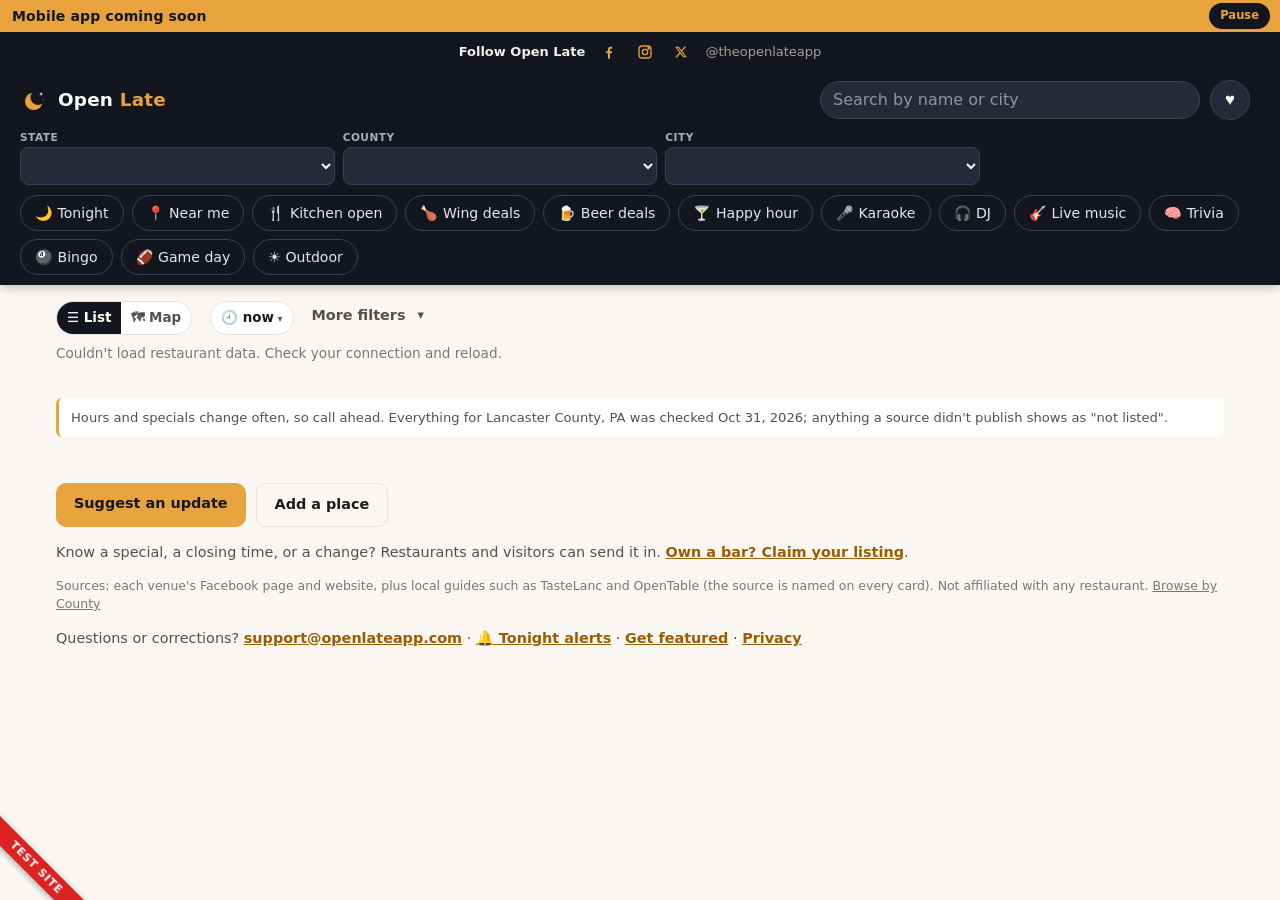
<file: index.html>
<!doctype html>
<html lang="en">
<head>
<meta charset="utf-8">
<meta name="robots" content="noindex,nofollow">
<script>
  // start the data downloads before anything else: the County index and the County you'll most likely see (link, last pick, or Lancaster)
  (function(){try{var j=function(u){var p=fetch(u,{cache:"no-cache"}).then(function(r){if(!r.ok)throw new Error(r.status);return r.json()});p.catch(function(){});return p};
  var q=new URLSearchParams(location.search),c=q.get("county"),s=null;
  if(!c&&!q.get("area")){try{s=JSON.parse(localStorage.getItem("openlate.sel")||"null")}catch(e){}c=s&&s.county?s.county:(s&&s.area?"":"lancaster")}
  window.__olIdx=j("https://openlateapp.com/data/index.json");c={"md-washington-dc":"washington-dc"}[c]||c;if(c&&c!=="all"&&/^[a-z-]+$/.test(c))window.__olPre={id:c,p:j("https://openlateapp.com/data/county/"+c+".json")}}catch(e){}})();
</script>
<meta name="viewport" content="width=device-width, initial-scale=1, viewport-fit=cover">
<title>Open Late · PA, MD, DE, DC, GA, FL, VA, WV, SC, NC, NJ & NY restaurants & bars open late, kitchen hours & specials</title>
<meta name="description" content="Find restaurants and bars in Pennsylvania, Maryland, Delaware, DC, Georgia, Florida, Virginia, West Virginia, South Carolina, North Carolina, New Jersey and New York open late tonight: who's open now, whose kitchen is still serving, plus happy hours and wing and beer specials by day, county by county.">

<meta property="og:type" content="website">
<meta property="og:site_name" content="Open Late">
<meta property="og:title" content="Open Late · Who's open late near you in PA, MD, DE, DC, GA, FL, VA, WV, SC, NC, NJ & NY">
<meta property="og:description" content="Restaurants and bars open late, kitchens still serving, happy hours and wing and beer specials, across Pennsylvania, Maryland, Delaware, DC, Georgia, Florida, Virginia, West Virginia, South Carolina, North Carolina, New Jersey and New York.">
<meta property="og:url" content="https://openlateapp.com/">
<meta property="og:image" content="https://openlateapp.com/icons/og-image.png">
<meta property="og:image:width" content="1200">
<meta property="og:image:height" content="630">
<meta property="og:image:alt" content="Open Late: a crescent moon logo with the words Open Late. Who's open late, whose kitchen is still serving and tonight's specials, across Pennsylvania, Maryland, Delaware, DC, Georgia, Florida, Virginia, West Virginia, South Carolina, North Carolina, New Jersey and New York.">
<meta name="twitter:card" content="summary_large_image">
<meta name="twitter:title" content="Open Late · Who's open late near you in PA, MD, DE, DC, GA, FL, VA, WV, SC, NC, NJ & NY">
<meta name="twitter:description" content="Restaurants and bars open late, kitchens still serving, happy hours and wing and beer specials, across Pennsylvania, Maryland, Delaware, DC, Georgia, Florida, Virginia, West Virginia, South Carolina, North Carolina, New Jersey and New York.">
<meta name="twitter:image" content="https://openlateapp.com/icons/og-image.png">
<script type="application/ld+json">
{"@context":"https://schema.org","@type":"WebSite","name":"Open Late","url":"https://openlateapp.com/","description":"Restaurants and bars open late in Pennsylvania, Maryland, Delaware, DC, Georgia, Florida, Virginia, West Virginia, South Carolina, North Carolina, New Jersey and New York: hours, kitchen hours, happy hours and specials.","inLanguage":"en-US","potentialAction":{"@type":"SearchAction","target":{"@type":"EntryPoint","urlTemplate":"https://openlateapp.com/?q={search_term_string}"},"query-input":"required name=search_term_string"}}
</script>
<meta name="theme-color" content="#14161f">
<link rel="manifest" href="manifest.webmanifest">
<link rel="icon" href="favicon.ico" sizes="32x32">
<link rel="icon" href="icons/icon.svg" type="image/svg+xml">
<link rel="apple-touch-icon" href="icons/apple-touch-icon.png">
<meta name="apple-mobile-web-app-capable" content="yes">
<meta name="mobile-web-app-capable" content="yes">
<meta name="apple-mobile-web-app-status-bar-style" content="black-translucent">
<meta name="apple-mobile-web-app-title" content="Open Late">
<link rel="stylesheet" href="styles.css?v=252">
<script src="config.js"></script>
<style>.testribbon{position:fixed;bottom:22px;left:-38px;z-index:9999;transform:rotate(45deg);background:#d22;color:#fff;font:700 11px/1 system-ui,sans-serif;letter-spacing:.08em;padding:5px 40px;pointer-events:none;box-shadow:0 2px 6px rgba(0,0,0,.3)}</style>
</head>
<body>
<div class="testribbon" aria-hidden="true">TEST SITE</div>
<div class="appsoon">
  <div class="appsoon-view">
    <p class="appsoon-msg">Mobile app coming soon</p>
  </div>
  <button type="button" class="appsoon-pause" aria-pressed="false" aria-label="Pause motion">Pause</button>
</div>
<script src="coming-soon.js?v=252"></script>
<aside class="social" aria-label="Follow Open Late on social media"><span class="soc-lbl">Follow Open Late</span><a href="https://www.facebook.com/profile.php?id=61595789025720" target="_blank" rel="noopener" aria-label="Open Late on Facebook"><svg viewBox="0 0 24 24" width="16" height="16" fill="currentColor" aria-hidden="true"><path d="M13.5 22v-8h2.7l.4-3.2h-3.1V8.8c0-.9.3-1.5 1.6-1.5h1.7V4.4c-.3 0-1.3-.1-2.4-.1-2.4 0-4 1.5-4 4.1v2.4H7.7V14h2.7v8z"/></svg></a><a href="https://www.instagram.com/theopenlateapp/" target="_blank" rel="noopener" aria-label="Open Late on Instagram"><svg viewBox="0 0 24 24" width="16" height="16" fill="none" stroke="currentColor" stroke-width="2" aria-hidden="true"><rect x="3" y="3" width="18" height="18" rx="5"/><circle cx="12" cy="12" r="4"/><circle cx="17.5" cy="6.5" r="1" fill="currentColor"/></svg></a><a href="https://x.com/TheOpenLateApp" target="_blank" rel="noopener" aria-label="Open Late on X"><svg viewBox="0 0 24 24" width="14" height="14" fill="currentColor" aria-hidden="true"><path d="M17.8 3h3.1l-6.8 7.7L22 21h-6.2l-4.9-6.3L5.3 21H2.2l7.2-8.3L2 3h6.4l4.4 5.8zm-1.1 16.2h1.7L7.4 4.7H5.6z"/></svg></a><span class="soc-handle">@theopenlateapp</span></aside><header class="top" id="top">
  <div class="bar">
    <a class="brand" href="./" aria-label="Open Late home">
      <img src="icons/logo.svg" alt="" width="30" height="30">
      <span class="word">Open <b>Late</b></span>
    </a>
    <div class="now" id="now" aria-live="polite"></div>
    <div class="searchwrap" id="searchwrap">
      <label class="sr" for="q">Search by name or city</label>
      <input id="q" type="search" placeholder="Search by name or city" autocomplete="off" enterkeyhint="search">
      <button type="button" class="qclear" id="qClear" hidden aria-label="Clear search"><span aria-hidden="true">✕</span></button>
    </div>
    <button type="button" class="iconbtn favbtn" id="favsOnly" aria-pressed="false" aria-label="Show only my favorites" title="Favorites"><span aria-hidden="true">♥</span><span class="favct" id="favCt" hidden></span></button>
    <button type="button" class="iconbtn" id="tnBell" aria-label="Tonight alerts" title="Tonight alerts">
      <svg viewBox="0 0 24 24" width="20" height="20" aria-hidden="true"><path d="M6 16.5V11a6 6 0 0 1 12 0v5.5l1.5 1.5h-15z" fill="none" stroke="currentColor" stroke-width="2.2" stroke-linejoin="round"/><path d="M10 20.5a2 2 0 0 0 4 0" fill="none" stroke="currentColor" stroke-width="2.2" stroke-linecap="round"/></svg>
    </button>
    <button type="button" class="iconbtn" id="searchBtn" aria-label="Search" aria-expanded="false" aria-controls="searchwrap">
      <svg viewBox="0 0 24 24" width="20" height="20" aria-hidden="true"><circle cx="10.5" cy="10.5" r="6.5" fill="none" stroke="currentColor" stroke-width="2.2"/><path d="M15.5 15.5 21 21" stroke="currentColor" stroke-width="2.2" stroke-linecap="round"/></svg>
    </button>
  </div>
  <div class="pickers">
    <label class="pick"><span>State</span><select id="state" aria-label="State"></select></label>
    <label class="pick"><span>County</span><select id="county" aria-label="County"></select></label>
    <label class="pick"><span>City</span><select id="town" aria-label="City"></select></label>
  </div>
  <div class="chipbar">
  <div class="chiprow" role="group" aria-label="Filters">
    <button type="button" class="chip" id="tonight" aria-pressed="false" title="Places open past 11 pm tonight; late kitchens first">🌙 Tonight</button>
    <button type="button" class="chip" id="nearMe" aria-pressed="false" title="Sort by distance from you (asks for your location)">📍 Near me</button>
    <button type="button" class="chip" id="kitchenNow" aria-pressed="false" title="Only places that publish a kitchen close time">🍴 Kitchen open</button>
    <button type="button" class="chip" id="wingDeals" aria-pressed="false">🍗 Wing deals</button>
    <button type="button" class="chip" id="beerDeals" aria-pressed="false">🍺 Beer deals</button>
    <button type="button" class="chip" id="hhDeals" aria-pressed="false">🍸 Happy hour</button>
    <button type="button" class="chip" id="kkNights" aria-pressed="false" title="Karaoke on the picked day (from the place's own posts or website)">🎤 Karaoke</button>
    <button type="button" class="chip" id="djNights" aria-pressed="false" title="DJ nights on the picked day (from the place's own posts or website)">🎧 DJ</button>
    <button type="button" class="chip" id="lmNights" aria-pressed="false" title="Live music on the picked day (regular shows from the venue's own site, ticketing pages, posts or local guides)">🎸 Live music</button>
    <button type="button" class="chip" id="tvNights" aria-pressed="false" title="Trivia on the picked day (from the place's own website)">🧠 Trivia</button>
    <button type="button" class="chip" id="bgNights" aria-pressed="false" title="Bingo on the picked day (from the place's own website)">🎱 Bingo</button>
    <button type="button" class="chip" id="gdSpots" aria-pressed="false" title="Game day spots and watch parties (from the place's own website or a team's official fan club list)">🏈 Game day</button>
    <button type="button" class="chip" id="odSeats" aria-pressed="false" title="Outdoor seating: patio, deck, rooftop and more (from the place's own website or OpenStreetMap)">☀️ Outdoor</button>
  </div>
  </div>
</header>

<main>
  <div class="filterrow">
  <div class="seg seg-row" role="group" aria-label="View">
    <button type="button" id="viewList" aria-pressed="true">☰ List</button>
    <button type="button" id="viewMap" aria-pressed="false">🗺 Map</button>
  </div>
  <div class="clockdd" id="atChip">
    <button type="button" id="clockBtn" aria-haspopup="true" aria-expanded="false" aria-controls="clockPanel" aria-label="Day and time: now"><span id="clockLbl">🕘 now</span></button>
    <div class="clockpanel" id="clockPanel" hidden>
      <div class="clk-h">Day</div><div class="clk-days" id="clkDays" role="group" aria-label="Day"></div>
      <div class="clk-h">Time</div><div class="clk-times" id="clkTimes" role="group" aria-label="Time"></div>
    </div>
    <select id="day" aria-label="Deals and nights for day" hidden></select><select id="atTime" aria-label="Open at" hidden></select>
  </div>
  <details class="more-filters" id="moreFilters">
    <summary>More filters <span class="mf-count" id="mfCount"></span></summary>
    <div class="mfpanel">
    <div class="controls">
      <label class="field"><span>Cuisine</span><select id="cuisine"></select></label>
      <label class="field"><span>Price</span><select id="price">
        <option value="All">Any price</option><option>$</option><option>$$</option><option>$$$</option><option>$$$$</option><option value="none">Price not listed</option>
      </select></label>
      <label class="field"><span>Vibe</span><select id="vibe"></select></label>
      <label class="field"><span>Sort</span><select id="sort">
        <option value="smart" selected>Open now first</option><option value="name">A–Z</option><option value="late">Closes latest</option><option value="soon">Closes soonest</option><option value="near">Near me</option>
      </select></label>
    </div>
    <p class="hint">"Kitchen open" only includes places that publish a kitchen close time. Deal filters follow the day set on the 🕘 clock.</p>
    </div>
  </details>
  </div>

  <div class="viewbar">
    <p class="count" id="count"></p>
  </div>
  <p class="tonight-note" id="tonightNote" hidden></p>
  <div class="mapwrap" id="mapwrap" hidden>
    <div id="map" role="region" aria-label="Map of the places in this list"></div>
    <p class="maplegend"><span><i class="lg lg-open"></i>Open</span><span><i class="lg lg-soon"></i>Closing within an hour</span><span><i class="lg lg-closed"></i>Closed / hours not listed</span><span id="mapMiss"></span></p>
  </div>
  <p class="notice" id="tnBanner" hidden></p>
  <p class="notice" id="tnInvite" hidden><span id="tnInviteText"></span> <button type="button" class="btn" id="tnInviteOn">Turn on</button> <button type="button" class="btn ghost" id="tnInviteNo">Not now</button></p>
  <div class="elsewhere" id="elsewhere" aria-live="polite" hidden></div>
  <div class="grid" id="list"></div>
  <div class="toast" id="toast" role="status" aria-live="polite" hidden></div>
  <p class="morewrap"><button type="button" class="btn more" id="more" hidden>Show more</button></p>
  <div class="empty" id="empty" hidden>
    <svg viewBox="0 0 64 64" width="48" height="48" aria-hidden="true"><circle cx="28" cy="34" r="18" fill="#e8a33d"/><circle cx="37" cy="27" r="16" fill="var(--bg)"/></svg>
    <p class="empty-title" id="emptyTitle">Nothing matches right now</p>
    <p class="empty-text" id="emptyText"></p>
    <div class="empty-actions">
      <button type="button" class="btn" id="clearFilters" hidden>Clear filters</button>
      <button type="button" class="btn ghost" id="seeCounty" hidden>See all of Lancaster County</button>
    </div>
  </div>
  <p class="notice">Hours and specials change often, so call ahead. Everything for <span id="cityName">Lancaster County, PA</span> was checked <span id="checked">Oct 31, 2026</span>; anything a source didn't publish shows as "not listed".</p>
</main>

<footer class="foot">
  <p class="footbtns"><a id="suggest" class="btn" href="#" data-form="suggest">Suggest an update</a> <a class="btn ghost" href="#" data-form="add">Add a place</a></p>
  <p>Know a special, a closing time, or a change? Restaurants and visitors can send it in. <a href="#" data-form="claim" class="claimlink">Own a bar? Claim your listing</a>.</p>
  <p class="small">Sources: each venue's Facebook page and website, plus local guides such as TasteLanc and OpenTable (the source is named on every card). Not affiliated with any restaurant. <a href="https://openlateapp.com/counties/">Browse by County</a></p>
  <p class="kofi-foot" id="kofiFoot" hidden><a id="kofiLink" href="#" target="_blank" rel="noopener">☕ Support Open Late</a></p>
  <p class="kofi-foot support-foot">Questions or corrections? <a href="mailto:support@openlateapp.com">support@openlateapp.com</a> · <a href="#" id="tnOpen">🔔 Tonight alerts</a> · <a href="https://openlateapp.com/featured.html">Get featured</a> · <a href="privacy.html">Privacy</a></p>
</footer>
<div class="kofisheet" id="kofiSheet" role="dialog" aria-labelledby="kofiTitle" aria-describedby="kofiText" hidden>
  <button type="button" class="fx kofix" id="kofiX" aria-label="Close">✕</button>
  <h2 id="kofiTitle">☕ Enjoying Open Late?</h2>
  <p id="kofiText">Open Late is an independent project with no corporate backing. Your donation helps keep hours, specials, and deals up to date, and lets us keep expanding into other states and areas.</p>
  <div class="kofibtns"><a class="btn" id="kofiGo" href="#" target="_blank" rel="noopener">Leave a tip on Ko-fi</a><button type="button" class="btn ghost" id="kofiLater">Maybe later</button></div>
</div>
<dialog id="tnDlg" aria-labelledby="tnTitle">
  <form id="tnForm" method="dialog" novalidate>
    <div class="fhead"><h2 id="tnTitle">Tonight in my county</h2><button type="button" class="fx" id="tnClose" aria-label="Close">✕</button></div>
    <p class="fsub">Pick your counties and what you're into. When you open Open Late you'll see what's on tonight. In the Open Late app you also get one notification a day at the time you pick.</p>
    <fieldset class="ff"><legend>Counties</legend>
      <div class="fchecks" id="tnCounties"></div>
      <label class="ff"><span>Add a county</span><select id="tnAdd"></select></label>
    </fieldset>
    <fieldset class="ff"><legend>What to include</legend>
      <div class="fchecks" id="tnKinds"></div>
    </fieldset>
    <label class="ff"><span>Notification time (app)</span><input id="tnTime" type="time" value="17:00" step="900"></label>
    <p class="fsub" id="tnPerm" hidden>Notifications are off for Open Late on this phone. To get tonight's alert, open your phone's Settings → Notifications → Open Late (Android: Settings → Apps → Open Late → Notifications) and allow them, then tap Save again.</p>
    <p class="fsub" id="tnMsg" role="status"></p>
    <div class="fbtns"><button type="submit" class="btn" id="tnSave">Save</button><button type="button" class="btn ghost" id="tnOff">Turn off</button></div>
  </form>
</dialog>
<dialog id="formDlg" aria-labelledby="fTitle">
  <form id="sForm" method="dialog" novalidate>
    <div class="fhead"><h2 id="fTitle">Suggest an update</h2><button type="button" class="fx" id="fClose" aria-label="Close">✕</button></div>
    <p class="fsub" id="fSub">Tell us what's wrong or missing. We check every change against a source before it goes live.</p>
    <label class="ff"><span>Place</span><input id="fPlace" name="place" type="text" maxlength="120" required autocomplete="off" placeholder="Restaurant or bar name"></label>
    <label class="ff" id="fWhereRow"><span>City and County</span><input id="fWhere" name="where" type="text" maxlength="120" autocomplete="off"></label>
    <div id="fClaimSet" hidden>
      <label class="ff"><span>Place link or ID (filled in for you)</span><input id="fLink" name="placeLink" type="text" maxlength="300" autocomplete="off"></label>
      <label class="ff"><span>Your role</span><input id="fRole" name="role" type="text" maxlength="80" autocomplete="organization-title" placeholder="Owner, general manager, marketing…"></label>
    </div>
    <label class="ff" id="fAddrRow" hidden><span>Address (if you know it)</span><input id="fAddr" name="address" type="text" maxlength="160" autocomplete="off"></label>
    <fieldset class="ff" id="fWhatSet"><legend>What's wrong or missing?</legend>
      <div class="fchecks">
        <label><input type="checkbox" name="what" value="Hours"> Hours</label>
        <label><input type="checkbox" name="what" value="Kitchen hours"> Kitchen hours</label>
        <label><input type="checkbox" name="what" value="Happy hour"> Happy hour</label>
        <label><input type="checkbox" name="what" value="Specials"> Specials</label>
        <label><input type="checkbox" name="what" value="Phone"> Phone</label>
        <label><input type="checkbox" name="what" value="Closed"> Closed for good</label>
        <label><input type="checkbox" name="what" value="Other"> Something else</label>
      </div>
    </fieldset>
    <div id="fRepSet" hidden>
      <fieldset class="ff"><legend>What's wrong?</legend>
        <div class="fchecks">
          <label><input type="checkbox" name="rep" value="Closed now"> Closed now (but listed open)</label>
          <label><input type="checkbox" name="rep" value="Wrong close time"> Wrong close time</label>
          <label><input type="checkbox" name="rep" value="Wrong kitchen hours"> Wrong kitchen hours</label>
          <label><input type="checkbox" name="rep" value="Permanently closed"> Permanently closed</label>
          <label><input type="checkbox" name="rep" value="Other"> Something else</label>
        </div>
      </fieldset>
      <fieldset class="ff"><legend>Which day(s)? (optional)</legend>
        <div class="fchecks">
          <label><input type="checkbox" name="repDay" value="Mon"> Mon</label><label><input type="checkbox" name="repDay" value="Tue"> Tue</label><label><input type="checkbox" name="repDay" value="Wed"> Wed</label><label><input type="checkbox" name="repDay" value="Thu"> Thu</label><label><input type="checkbox" name="repDay" value="Fri"> Fri</label><label><input type="checkbox" name="repDay" value="Sat"> Sat</label><label><input type="checkbox" name="repDay" value="Sun"> Sun</label>
        </div>
      </fieldset>
    </div>
    <label class="ff"><span id="fDetailsLbl">Details</span><textarea id="fDetails" name="details" rows="4" maxlength="2000" required placeholder="e.g. Kitchen closes at 11 pm Fri–Sat; $0.75 wings on Tuesdays. A link or menu photo URL helps."></textarea></label>
    <div class="frow2">
      <label class="ff"><span>Your name (optional)</span><input id="fName" name="name" type="text" maxlength="80" autocomplete="name"></label>
      <label class="ff"><span>Email (optional, only to follow up)</span><input id="fEmail" name="email" type="email" maxlength="120" autocomplete="email"></label>
    </div>
    <label class="ff" id="fPhoneRow" hidden><span>Phone (if you'd rather we call or text to confirm)</span><input id="fPhone" name="phone" type="tel" maxlength="40" autocomplete="tel"></label>
    <label class="fown"><input type="checkbox" id="fOwn" name="owner" value="yes"> I own or work here <span class="fhint">(claim this listing: we'll email you to confirm, then keep it up to date for you)</span></label>
    <label class="hp" aria-hidden="true">Leave this empty <input type="text" name="_honey" id="fHoney" tabindex="-1" autocomplete="off"></label>
    <p class="fmsg" id="fMsg" role="status" aria-live="polite"></p>
    <div class="fbtns"><button type="submit" class="btn" id="fSend">Send</button><button type="button" class="btn ghost" id="fCancel">Cancel</button></div>
    <p class="small">Sent to the Open Late editor by email through FormSubmit.co. We don't publish your name or email.</p>
  </form>
</dialog>
<script src="app.js?v=251" defer></script>
</body>
</html>
</file>
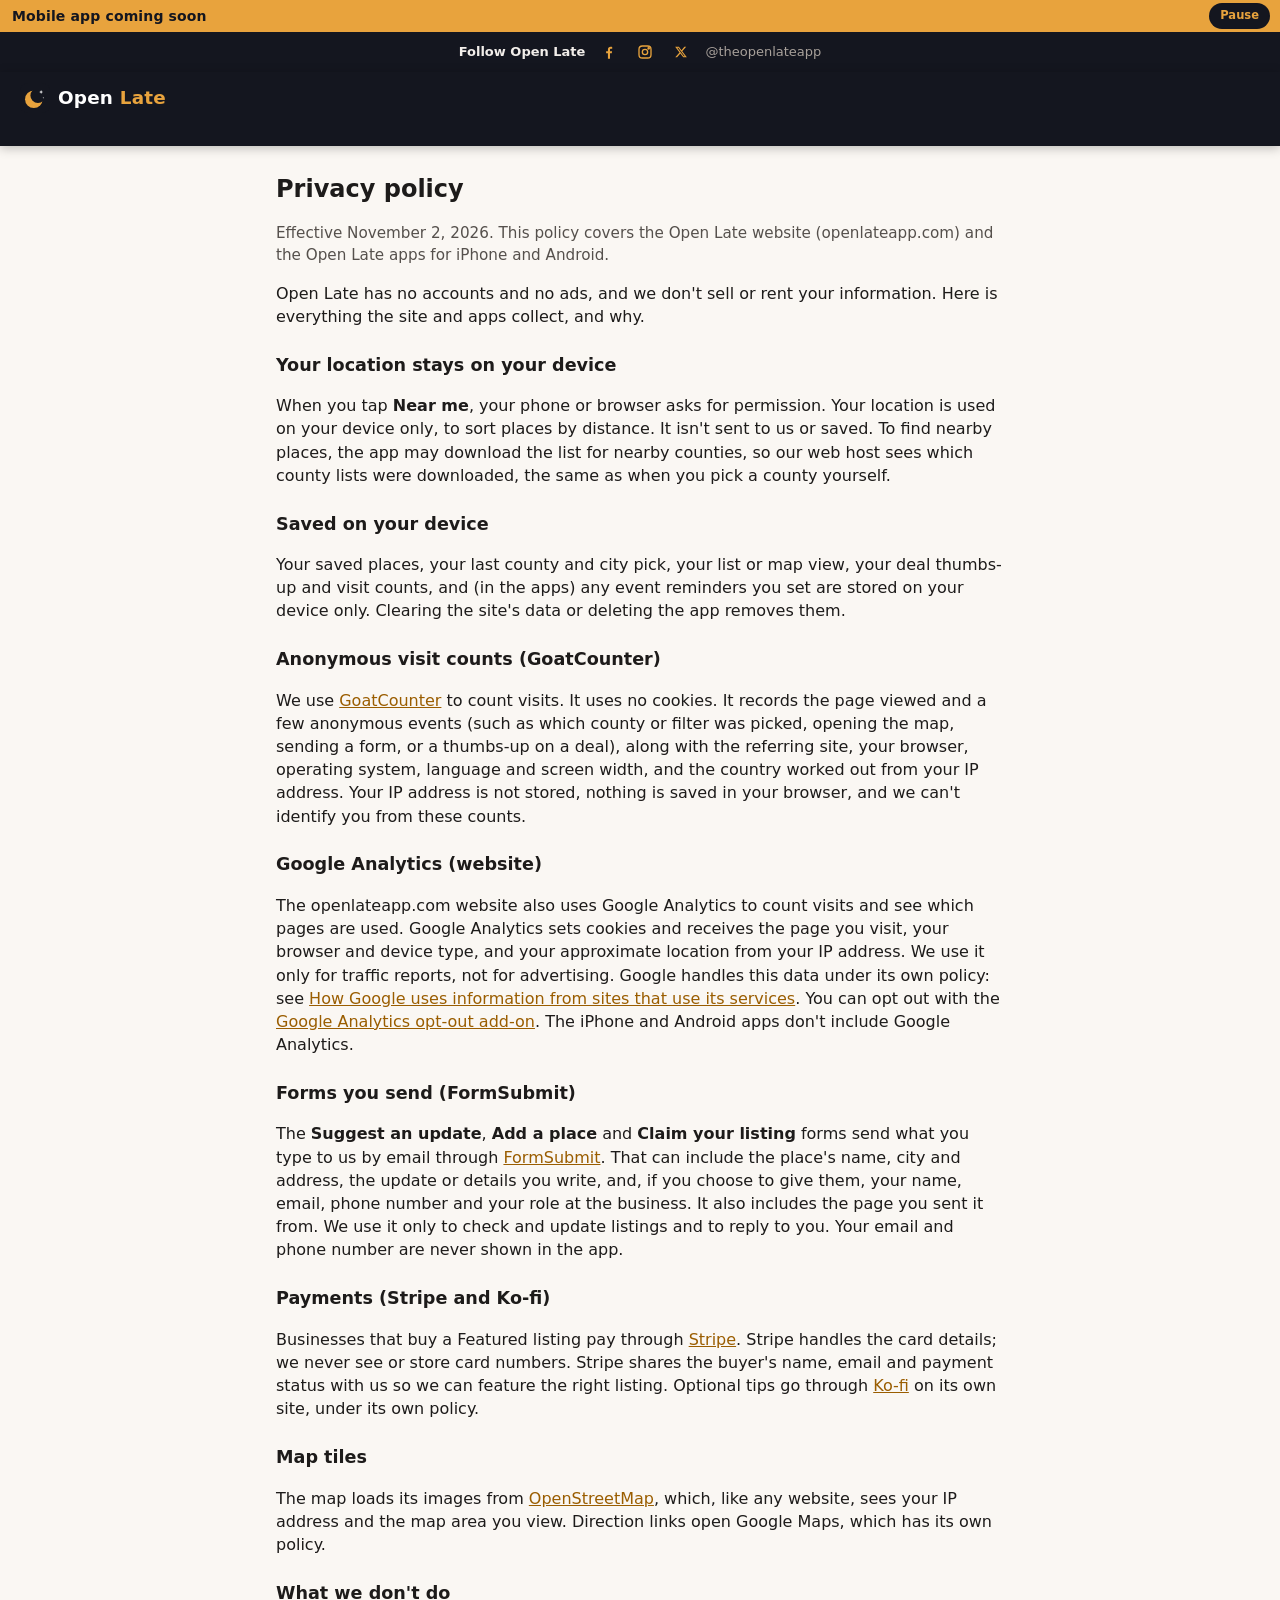
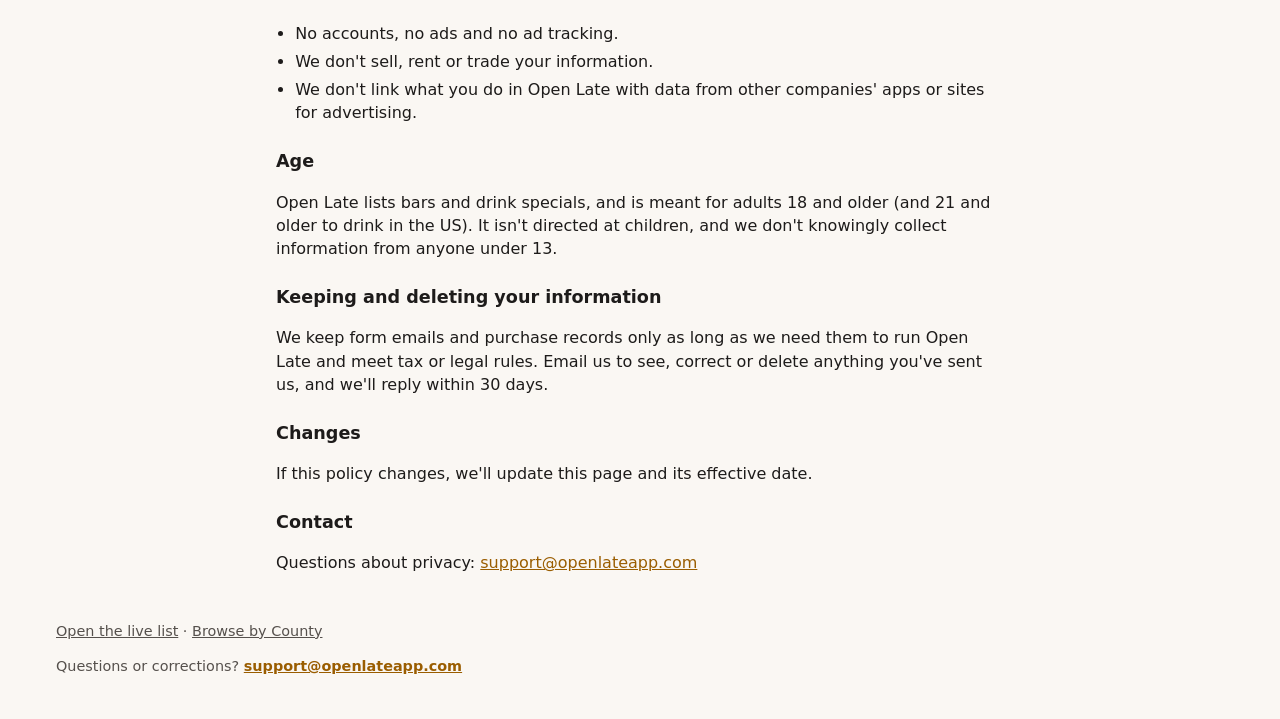
<file: privacy.html>
<!doctype html>
<html lang="en">
<head>
<meta charset="utf-8">
<meta name="viewport" content="width=device-width, initial-scale=1, viewport-fit=cover">
<title>Privacy policy · Open Late</title>
<meta name="description" content="What Open Late collects, what it doesn't, and who to contact. No accounts, no ads, location stays on your device.">
<link rel="canonical" href="https://openlateapp.com/privacy.html">
<link rel="icon" href="favicon.ico" sizes="32x32">
<link rel="icon" href="icons/icon.svg" type="image/svg+xml">
<link rel="stylesheet" href="styles.css?v=252">
<style>
  .feat{max-width:760px;margin:0 auto;padding:16px 16px 8px}
  .feat h1{font-size:1.5rem;margin:.4em 0 .3em}
  .feat h2{font-size:1.1rem;margin:1.4em 0 .3em}
  .feat ul{padding-left:1.2em}
  .feat li{margin:.3em 0}
  .feat a{color:var(--link)}
  .feat .note{color:var(--ink2);font-size:.95rem}
</style>
</head>
<body>
<div class="appsoon">
  <div class="appsoon-view">
    <p class="appsoon-msg">Mobile app coming soon</p>
  </div>
  <button type="button" class="appsoon-pause" aria-pressed="false" aria-label="Pause motion">Pause</button>
</div>
<script src="coming-soon.js?v=252"></script>
<aside class="social" aria-label="Follow Open Late on social media"><span class="soc-lbl">Follow Open Late</span><a href="https://www.facebook.com/profile.php?id=61595789025720" target="_blank" rel="noopener" aria-label="Open Late on Facebook"><svg viewBox="0 0 24 24" width="16" height="16" fill="currentColor" aria-hidden="true"><path d="M13.5 22v-8h2.7l.4-3.2h-3.1V8.8c0-.9.3-1.5 1.6-1.5h1.7V4.4c-.3 0-1.3-.1-2.4-.1-2.4 0-4 1.5-4 4.1v2.4H7.7V14h2.7v8z"/></svg></a><a href="https://www.instagram.com/theopenlateapp/" target="_blank" rel="noopener" aria-label="Open Late on Instagram"><svg viewBox="0 0 24 24" width="16" height="16" fill="none" stroke="currentColor" stroke-width="2" aria-hidden="true"><rect x="3" y="3" width="18" height="18" rx="5"/><circle cx="12" cy="12" r="4"/><circle cx="17.5" cy="6.5" r="1" fill="currentColor"/></svg></a><a href="https://x.com/TheOpenLateApp" target="_blank" rel="noopener" aria-label="Open Late on X"><svg viewBox="0 0 24 24" width="14" height="14" fill="currentColor" aria-hidden="true"><path d="M17.8 3h3.1l-6.8 7.7L22 21h-6.2l-4.9-6.3L5.3 21H2.2l7.2-8.3L2 3h6.4l4.4 5.8zm-1.1 16.2h1.7L7.4 4.7H5.6z"/></svg></a><span class="soc-handle">@theopenlateapp</span></aside><header class="top" id="top">
  <div class="bar">
    <a class="brand" href="./" aria-label="Open Late home">
      <img src="icons/logo.svg" alt="" width="30" height="30">
      <span class="word">Open <b>Late</b></span>
    </a>
  </div>
</header>
<main class="feat">
  <h1>Privacy policy</h1>
  <p class="note">Effective November 2, 2026. This policy covers the Open Late website (openlateapp.com) and the Open Late apps for iPhone and Android.</p>
  <p>Open Late has no accounts and no ads, and we don't sell or rent your information. Here is everything the site and apps collect, and why.</p>

  <h2>Your location stays on your device</h2>
  <p>When you tap <b>Near me</b>, your phone or browser asks for permission. Your location is used on your device only, to sort places by distance. It isn't sent to us or saved. To find nearby places, the app may download the list for nearby counties, so our web host sees which county lists were downloaded, the same as when you pick a county yourself.</p>

  <h2>Saved on your device</h2>
  <p>Your saved places, your last county and city pick, your list or map view, your deal thumbs-up and visit counts, and (in the apps) any event reminders you set are stored on your device only. Clearing the site's data or deleting the app removes them.</p>

  <h2>Anonymous visit counts (GoatCounter)</h2>
  <p>We use <a href="https://www.goatcounter.com/help/privacy" target="_blank" rel="noopener">GoatCounter</a> to count visits. It uses no cookies. It records the page viewed and a few anonymous events (such as which county or filter was picked, opening the map, sending a form, or a thumbs-up on a deal), along with the referring site, your browser, operating system, language and screen width, and the country worked out from your IP address. Your IP address is not stored, nothing is saved in your browser, and we can't identify you from these counts.</p>

  <h2>Google Analytics (website)</h2>
  <p>The openlateapp.com website also uses Google Analytics to count visits and see which pages are used. Google Analytics sets cookies and receives the page you visit, your browser and device type, and your approximate location from your IP address. We use it only for traffic reports, not for advertising. Google handles this data under its own policy: see <a href="https://policies.google.com/technologies/partner-sites" target="_blank" rel="noopener">How Google uses information from sites that use its services</a>. You can opt out with the <a href="https://tools.google.com/dlpage/gaoptout" target="_blank" rel="noopener">Google Analytics opt-out add-on</a>. The iPhone and Android apps don't include Google Analytics.</p>

  <h2>Forms you send (FormSubmit)</h2>
  <p>The <b>Suggest an update</b>, <b>Add a place</b> and <b>Claim your listing</b> forms send what you type to us by email through <a href="https://formsubmit.co/privacy.pdf" target="_blank" rel="noopener">FormSubmit</a>. That can include the place's name, city and address, the update or details you write, and, if you choose to give them, your name, email, phone number and your role at the business. It also includes the page you sent it from. We use it only to check and update listings and to reply to you. Your email and phone number are never shown in the app.</p>

  <h2>Payments (Stripe and Ko-fi)</h2>
  <p>Businesses that buy a Featured listing pay through <a href="https://stripe.com/privacy" target="_blank" rel="noopener">Stripe</a>. Stripe handles the card details; we never see or store card numbers. Stripe shares the buyer's name, email and payment status with us so we can feature the right listing. Optional tips go through <a href="https://more.ko-fi.com/privacy" target="_blank" rel="noopener">Ko-fi</a> on its own site, under its own policy.</p>

  <h2>Map tiles</h2>
  <p>The map loads its images from <a href="https://osmfoundation.org/wiki/Privacy_Policy" target="_blank" rel="noopener">OpenStreetMap</a>, which, like any website, sees your IP address and the map area you view. Direction links open Google Maps, which has its own policy.</p>

  <h2>What we don't do</h2>
  <ul>
    <li>No accounts, no ads and no ad tracking.</li>
    <li>We don't sell, rent or trade your information.</li>
    <li>We don't link what you do in Open Late with data from other companies' apps or sites for advertising.</li>
  </ul>

  <h2>Age</h2>
  <p>Open Late lists bars and drink specials, and is meant for adults 18 and older (and 21 and older to drink in the US). It isn't directed at children, and we don't knowingly collect information from anyone under 13.</p>

  <h2>Keeping and deleting your information</h2>
  <p>We keep form emails and purchase records only as long as we need them to run Open Late and meet tax or legal rules. Email us to see, correct or delete anything you've sent us, and we'll reply within 30 days.</p>

  <h2>Changes</h2>
  <p>If this policy changes, we'll update this page and its effective date.</p>

  <h2>Contact</h2>
  <p>Questions about privacy: <a href="mailto:support@openlateapp.com">support@openlateapp.com</a></p>
</main>
<footer class="foot">
  <p><a href="./">Open the live list</a> · <a href="counties/">Browse by County</a></p>
  <p class="kofi-foot support-foot">Questions or corrections? <a href="mailto:support@openlateapp.com">support@openlateapp.com</a></p>
</footer>
</body>
</html>
</file>
<file: styles.css>
:root{--amber:#e8a33d;--amber-d:#c98a26;--night:#14161f;--night2:#1e2130;--ink:#1d1b1a;--ink2:#55504c;--ink3:#7d766f;--bg:#faf7f3;--card:#fff;--line:#e9e2da;--mut:#efe9e3;
  --g:#1f8a4c;--gbg:#e3f4e9;--a:#b36b00;--abg:#fdf0d9;--x:#6f6a66;--xbg:#efecea;--link:#9a5d00}
@media (prefers-color-scheme:dark){:root{--ink:#f2eeea;--ink2:#c3bbb4;--ink3:#9a928b;--bg:#161413;--card:#1f1c1a;--line:#34302d;--mut:#2b2725;
  --g:#6fd39a;--gbg:#17321f;--a:#f4b552;--abg:#3a2a10;--x:#a8a19b;--xbg:#2b2725;--link:#f3c070}}
*{box-sizing:border-box}
html{-webkit-text-size-adjust:100%}
body{margin:0;font:16px/1.45 system-ui,-apple-system,"Segoe UI",Roboto,sans-serif;color:var(--ink);background:var(--bg)}
a{color:inherit}
.sr{position:absolute;width:1px;height:1px;overflow:hidden;clip:rect(0 0 0 0);white-space:nowrap}

/* sticky header: brand + search, County/City, chip row */
.top{position:sticky;top:0;z-index:10;background:var(--night);color:#fff;padding:calc(8px + env(safe-area-inset-top)) 12px 8px;display:flex;flex-direction:column;gap:8px;box-shadow:0 2px 10px rgba(0,0,0,.25)}
.bar{display:flex;align-items:center;gap:10px;min-height:36px}
.brand{display:flex;gap:8px;align-items:center;text-decoration:none;flex:none}
.brand img{display:block;border-radius:8px}
.word{font-size:1.15rem;font-weight:600;letter-spacing:.2px}
.word b{color:var(--amber);font-weight:800}
.now{font-size:.78rem;color:#a9adbd;margin-left:auto;white-space:nowrap}
.searchwrap{display:none;flex:1;min-width:0;position:relative}
.searchwrap input{font:inherit;font-size:16px;width:100%;min-height:38px;padding:6px 12px;border-radius:999px;border:1px solid #3a3f52;background:#262a38;color:#fff}
.searchwrap input::placeholder{color:#8f94a6}
.searchwrap input[type="search"]::-webkit-search-cancel-button,.searchwrap input[type="search"]::-webkit-search-decoration{-webkit-appearance:none;appearance:none;display:none}
.searchwrap.hasq input{padding-right:40px}
.qclear{position:absolute;right:4px;top:50%;transform:translateY(-50%);width:30px;height:30px;padding:0;border-radius:999px;border:1px solid #3a3f52;background:#1a1d29;color:#fff;font:inherit;font-size:.95rem;line-height:1;cursor:pointer;display:grid;place-items:center}
.qclear:hover,.qclear:focus-visible{background:#3a3f52}
.qclear[hidden]{display:none}
.iconbtn{flex:none;display:inline-grid;place-items:center;width:40px;height:40px;border-radius:999px;border:1px solid #3a3f52;background:#262a38;color:#fff;cursor:pointer}
.top.searching .searchwrap{display:block}
.top.searching .now{display:none}
.top.searching .iconbtn{background:var(--amber);color:var(--night);border-color:var(--amber)}
@media (max-width:420px){.top.searching .word{display:none}}
.pickers{display:grid;grid-template-columns:1fr 1fr;gap:8px}
.pick{display:flex;flex-direction:column;gap:2px;min-width:0}
.pick[hidden]{display:none!important}
.pick span{font-size:.66rem;font-weight:700;letter-spacing:.5px;text-transform:uppercase;color:#a9adbd}
.pick select{background:#262a38;color:#fff;border:1px solid #3a3f52;border-radius:8px;min-height:38px;padding:6px 8px;font-size:16px;width:100%;min-width:0;text-overflow:ellipsis}
.chiprow{display:flex;gap:8px;overflow-x:auto;scroll-snap-type:x proximity;-webkit-overflow-scrolling:touch;scrollbar-width:none;padding:0 0 2px}
.chiprow::-webkit-scrollbar{display:none}
.chip{flex:none;scroll-snap-align:start;display:inline-flex;align-items:center;gap:6px;min-height:36px;padding:6px 14px;border-radius:999px;border:1px solid #3a3f52;background:transparent;color:#e6e7ee;font:inherit;font-size:.88rem;white-space:nowrap;cursor:pointer;user-select:none}
.chip[aria-pressed=true],.chip.on{background:var(--amber);border-color:var(--amber);color:var(--night);font-weight:600}
.chip[aria-pressed=true]::before{content:"✓";font-weight:800}
.chip-day{padding:0 4px 0 0;position:relative}
.chip-day select{appearance:none;-webkit-appearance:none;background:transparent;color:inherit;border:0;font:inherit;font-size:16px;padding:6px 24px 6px 12px;min-height:34px;cursor:pointer}
.chip-day::after{content:"▾";position:absolute;right:12px;pointer-events:none;font-size:.8rem}
.chip-day select option{color:#14161f}
.chip .dot{background:var(--g)}
.chip[aria-pressed=true] .dot{background:var(--night)}
input:focus-visible,select:focus-visible,button:focus-visible,summary:focus-visible,a:focus-visible{outline:2px solid var(--amber);outline-offset:2px}
@media (min-width:760px){
  .top{display:grid;grid-template-columns:auto 1fr;grid-template-areas:"bar bar" "pick chips";align-items:center;padding:10px 20px;gap:10px 16px}
  .bar{grid-area:bar}.pickers{grid-area:pick;width:440px}.chiprow{grid-area:chips;margin:0;padding:0;align-self:end}
  .searchwrap{display:block;max-width:380px;margin-left:auto}.iconbtn{display:none}.now{margin-left:0;order:3}.top.searching .now{display:block}
}

main{max-width:1200px;margin:0 auto;padding:12px 16px 24px}
.more-filters{margin:2px 0 6px;font-size:.9rem}
.more-filters summary{cursor:pointer;color:var(--ink2);font-weight:600;padding:6px 0;min-height:32px;list-style:none;display:inline-flex;gap:6px;align-items:center}
.more-filters summary::-webkit-details-marker{display:none}
.more-filters summary::after{content:"▾";font-size:.8rem}
.more-filters[open] summary::after{content:"▴"}
.mf-count{color:var(--link);font-weight:700}
.controls{display:flex;flex-wrap:wrap;gap:10px 12px;margin-top:6px}
.field{display:flex;flex-direction:column;gap:4px;font-size:.78rem;color:var(--ink3);flex:1 1 140px;min-width:0}
.controls select{font:inherit;font-size:16px;color:var(--ink);background:var(--card);border:1px solid var(--line);border-radius:10px;padding:8px 10px;width:100%;min-height:42px}
.hint{margin:8px 0 0;font-size:.78rem;color:var(--ink3)}
.count{font-size:.85rem;color:var(--ink3);margin:6px 0 10px}
.notice{margin:24px 0 0;padding:10px 12px;border-left:3px solid var(--amber);background:var(--card);border-radius:6px;font-size:.82rem;color:var(--ink2)}

/* place cards */
.grid{display:grid;grid-template-columns:repeat(auto-fill,minmax(min(100%,330px),1fr));gap:8px;align-items:start}
.card{background:var(--card);border:1px solid color-mix(in srgb,var(--line) 70%,transparent);border-radius:10px;padding:9px 12px 4px;display:flex;flex-direction:column;gap:3px}
.town{font-size:.7rem;font-weight:700;letter-spacing:.5px;text-transform:uppercase;color:var(--ink3)}
.card h2{margin:0;font-size:1.05rem;line-height:1.25}
.meta{font-size:.78rem;font-weight:500;color:var(--ink3);white-space:nowrap;margin-left:4px}
.meta{display:inline-block;max-width:100%;white-space:normal;overflow-wrap:anywhere;vertical-align:baseline}
.card{min-width:0;overflow-wrap:anywhere}
.status{display:flex;flex-wrap:wrap;align-items:center;gap:2px 8px;font-size:.88rem;font-weight:600}
.dot{display:inline-block;width:9px;height:9px;border-radius:50%;flex:none}
.s-open{color:var(--g)}.s-open .dot{background:var(--g);box-shadow:0 0 0 3px var(--gbg)}
.s-soon{color:var(--a)}.s-soon .dot{background:var(--a);box-shadow:0 0 0 3px var(--abg)}
.status-sub{flex:0 0 100%;box-sizing:border-box;padding-left:17px;font-size:.8rem;font-weight:500;color:var(--ink3);line-height:1.35}
.s-closed{color:var(--x)}.s-closed .dot{background:transparent;border:2px solid var(--x)}
.kitchen{font-size:.8rem;font-weight:500;color:var(--ink3)}
.kitchen::before{content:"·";margin-right:8px}
.k-open{color:var(--ink2)}
.badges{display:flex;flex-wrap:wrap;gap:5px;align-items:center}
.badge{display:inline-block;font-size:.74rem;font-weight:700;padding:2px 8px;border-radius:999px}
.b-wings{background:#fde3cf;color:#8a3b00}.b-beer{background:#fdf1c4;color:#6b5000}.b-hh{background:#e6e9f7;color:#2f3a75}.b-sp{background:var(--mut);color:var(--ink2)}.b-feat{background:#e8a33d;color:#1a1300}
@media (prefers-color-scheme:dark){.b-wings{background:#4a2a12;color:#ffc89a}.b-beer{background:#433a12;color:#f5dc7a}.b-hh{background:#262c4a;color:#b9c2f5}}
.bday{font-size:.72rem;font-weight:700;color:var(--ink3);text-transform:uppercase;letter-spacing:.4px}
.dline{display:flex;align-items:flex-start;gap:6px;font-size:.86rem;line-height:1.35;color:var(--ink);min-width:0}
.dline .badge,.dline .bday{flex:none;margin-top:1px}
/* deal text: wraps to 2 lines beside the chip (hanging indent: line 2 starts under line 1's text, not under the chip), then clamps; tap for the full text */
.dtext{flex:1 1 auto;min-width:0;overflow:hidden;display:-webkit-box;-webkit-box-orient:vertical;-webkit-line-clamp:2;line-clamp:2;overflow-wrap:anywhere;cursor:pointer;-webkit-tap-highlight-color:transparent}
.dtext.full{display:block;-webkit-line-clamp:unset;line-clamp:none;overflow:visible}
.dtext:focus-visible{outline:2px solid var(--link);outline-offset:2px;border-radius:3px}
.dmore{flex:none;font:inherit;font-size:.76rem;font-weight:600;color:var(--link);background:none;border:0;padding:2px 0 2px 2px;cursor:pointer;white-space:nowrap}
.flag{font-size:.74rem;color:#a14a00;white-space:nowrap}
.info .flag{white-space:normal}
@media (prefers-color-scheme:dark){.flag{color:#ffb070}}
.more-info summary{cursor:pointer;font-size:.8rem;font-weight:600;color:var(--link);padding:2px 0;min-height:28px;list-style:none;display:inline-flex;align-items:center;gap:4px}
.more-info summary::-webkit-details-marker{display:none}
.more-info summary::after{content:"▾"}
.more-info[open] summary::after{content:"▴"}
.info{display:flex;flex-direction:column;gap:5px;border-top:1px solid color-mix(in srgb,var(--line) 60%,transparent);padding:6px 0 8px;margin-top:0}
.row{font-size:.86rem;color:var(--ink2)}
.row b{font-weight:600;color:var(--ink3)}
.row a{color:var(--link)}
.deal{color:var(--ink)}
.src,.dsrc{font-size:.74rem;color:var(--ink3)}
.links{display:flex;gap:14px;flex-wrap:wrap;margin-top:2px;font-size:.88rem}
.links a{color:var(--link);font-weight:600}

/* empty state, buttons, footer */
.empty{text-align:center;padding:28px 16px;background:var(--card);border:1px dashed var(--line);border-radius:14px}
.empty[hidden]{display:none}
.empty-title{margin:8px 0 4px;font-weight:700;font-size:1.05rem}
.empty-text{margin:0 0 14px;color:var(--ink2);font-size:.92rem}
.empty-actions{display:flex;gap:10px;justify-content:center;flex-wrap:wrap}
.btn{display:inline-block;background:var(--amber);color:#14161f;text-decoration:none;padding:10px 18px;border-radius:10px;font:inherit;font-weight:600;border:0;cursor:pointer;min-height:44px}
.btn:hover{background:var(--amber-d)}
.btn.ghost{background:transparent;color:var(--ink);border:1px solid var(--line)}
.btn[hidden]{display:none}
.morewrap{text-align:center;margin:16px 0 0}
.foot{max-width:1200px;margin:0 auto;padding:8px 16px calc(28px + env(safe-area-inset-bottom));color:var(--ink2);font-size:.9rem}
.small{font-size:.78rem;color:var(--ink3)}
/* phones: County and City each get a full-width row so long names (e.g. Northumberland County) stay readable */
@media (max-width:759px){
  .pickers{grid-template-columns:auto 1fr;gap:6px 10px;align-items:center}
  .pick{display:contents}
  .pick span{font-size:.68rem}
  .pick select{min-height:38px;padding:6px 10px}
}

/* v19: favorites, distance, late kitchen, happy hour now, action row, toast, deep-link highlight */
.card{position:relative;cursor:pointer;-webkit-tap-highlight-color:transparent}
.card:focus:not(:focus-visible){outline:none}
.card:focus-visible{outline:2px solid var(--amber);outline-offset:2px}
.card h2{padding-right:34px}
.town{padding-right:34px}
.fav{position:absolute;top:4px;right:4px;width:40px;height:40px;border:0;background:none;font-size:1.3rem;line-height:1;color:var(--ink3);cursor:pointer;border-radius:50%}
.fav[aria-pressed="true"]{color:#e0245e}
.fav:focus-visible{outline:2px solid var(--link)}
.mi{color:var(--ink2);text-transform:none;letter-spacing:0}
.lk{font-size:.72rem;font-weight:700;padding:1px 7px;border-radius:999px;background:#e3f1ea;color:#1d6b46}
@media (prefers-color-scheme:dark){.lk{background:#16382a;color:#9fe0bf}}
.b-now{background:#1f9d5c;color:#fff}
.ddays{font-weight:700;color:var(--ink2)}
.eline{margin-top:3px}.b-kk{background:#f3e1f7;color:#6a2380}.b-dj{background:#dff3ef;color:#155e52}.b-lm{background:#fde3dc;color:#8a2c12}.b-tv{background:#fdf0d5;color:#7a4b00}.b-bg{background:#e3eaf9;color:#1f3f86}
@media (prefers-color-scheme:dark){.b-kk{background:#3d2146;color:#e7b8f5}.b-dj{background:#163b35;color:#9fe3d5}.b-lm{background:#47201a;color:#f7b9a6}.b-tv{background:#43320f;color:#f3d08a}.b-bg{background:#1c2a4a;color:#b5c8f3}}
.b-gd{background:#e2efdc;color:#2c5a1e}.b-vf{background:#dbeefe;color:#0f4c81}
@media (prefers-color-scheme:dark){.b-gd{background:#22361b;color:#b9e0a5}.b-vf{background:#15324d;color:#a9d3fb}}
#fClaimSet{display:flex;flex-direction:column;gap:10px}#fClaimSet[hidden]{display:none}
#fRepSet{display:flex;flex-direction:column;gap:10px}#fRepSet[hidden]{display:none}
.ctype,.otype{font-size:.8rem;color:var(--ink2);margin-top:3px;white-space:nowrap;overflow:hidden;text-overflow:ellipsis}
.ctl,.srcs{color:var(--ink3);font-size:.85em}
.lchk{font-size:.72rem;color:var(--ink3);margin-top:2px}
.actions{display:flex;flex-wrap:wrap;gap:6px;margin:2px 0}
.act{font:inherit;font-size:.84rem;font-weight:600;color:var(--link);background:var(--mut);border:0;border-radius:999px;padding:6px 12px;text-decoration:none;cursor:pointer;min-height:32px;display:inline-flex;align-items:center}
.toast{position:fixed;left:50%;bottom:calc(18px + env(safe-area-inset-bottom));transform:translateX(-50%);background:var(--night);color:#fff;padding:10px 16px;border-radius:999px;font-size:.88rem;box-shadow:0 4px 18px rgba(0,0,0,.25);z-index:50;max-width:calc(100% - 32px);text-align:center}
.toast[hidden]{display:none}
.chip.busy{opacity:.6}
.card.flash{animation:flash 2.4s ease-out}
@keyframes flash{0%,40%{box-shadow:0 0 0 3px var(--amber)}100%{box-shadow:0 0 0 0 transparent}}

/* v75: Tonight, List/Map, update form */
.grid[hidden]{display:none}
.viewbar{display:flex;align-items:center;justify-content:space-between;gap:10px;margin:6px 0 10px}
.viewbar .count{margin:0}
.seg{display:inline-flex;flex:none;border:1px solid var(--line);border-radius:999px;overflow:hidden;background:var(--card)}
.seg button{font:inherit;font-size:.84rem;font-weight:600;border:0;background:transparent;color:var(--ink2);padding:6px 14px;min-height:34px;cursor:pointer}
.seg button[aria-pressed=true]{background:var(--night);color:#fff}
@media (prefers-color-scheme:dark){.seg button[aria-pressed=true]{background:var(--amber);color:var(--night)}}
.tonight-note{margin:-4px 0 10px;font-size:.84rem;color:var(--ink2)}
.tonight-note[hidden]{display:none}
.card-lk{border-color:#7cc59d;box-shadow:inset 3px 0 0 #1f8a4c}
.lk-t{background:#1f8a4c;color:#fff}
@media (prefers-color-scheme:dark){.lk-t{background:#2c8a5a;color:#fff}}
.mapwrap[hidden]{display:none}
#map{height:min(64vh,640px);min-height:320px;border-radius:12px;border:1px solid var(--line);background:#dfe6ea;z-index:0}
.maplegend{display:flex;flex-wrap:wrap;gap:4px 14px;font-size:.78rem;color:var(--ink3);margin:8px 0 0}
.lg{display:inline-block;width:11px;height:11px;border-radius:50%;margin-right:5px;vertical-align:-1px;border:2px solid #fff;box-shadow:0 0 0 1px #0002}
.lg-open{background:#1f8a4c}.lg-soon{background:#e08a00}.lg-closed{background:#8b8580}
.mp{font:14px/1.35 system-ui,-apple-system,"Segoe UI",Roboto,sans-serif;color:#1d1b1a}
.mp-n{font-size:15px}.mp-m{color:#6b6560;font-size:12px;margin:1px 0 4px}
.mp-s{display:flex;align-items:center;gap:6px;font-weight:600;font-size:13px}
.mp-sub{font-size:12px;font-weight:500;color:#6f6a66;margin:2px 0 0 15px}
.mp-k{font-size:12px;font-weight:600;color:#1d6b46;margin-top:2px}
.mp-d{font-size:12px;color:#3d3935;margin-top:3px}
.mp-btn{margin-top:8px;background:#efe9e3;color:#9a5d00}
.leaflet-container .mp .s-open{color:#1f8a4c}.leaflet-container .mp .s-soon{color:#b36b00}.leaflet-container .mp .s-closed{color:#6f6a66}
.footbtns{display:flex;gap:10px;flex-wrap:wrap}
.claimlink{color:var(--link);font-weight:600}
dialog#formDlg,dialog#tnDlg{border:0;border-radius:16px;padding:0;width:min(560px,calc(100% - 20px));max-height:calc(100dvh - 24px);background:var(--card);color:var(--ink);box-shadow:0 12px 40px rgba(0,0,0,.35)}
dialog#formDlg::backdrop,dialog#tnDlg::backdrop{background:rgba(10,12,18,.55)}
#sForm,#tnForm{padding:16px 18px 14px;display:flex;flex-direction:column;gap:10px}
.fhead{display:flex;align-items:center;justify-content:space-between;gap:8px}
.fhead h2{margin:0;font-size:1.2rem}
.fx{border:0;background:var(--mut);color:var(--ink2);width:36px;height:36px;border-radius:50%;font-size:1rem;cursor:pointer}
.fsub{margin:0;font-size:.86rem;color:var(--ink2)}
.ff{display:flex;flex-direction:column;gap:4px;font-size:.8rem;color:var(--ink3);border:0;margin:0;padding:0;min-width:0}
.ff[hidden]{display:none}
.ff legend{padding:0;margin-bottom:4px}
.ff input,.ff select,.ff textarea{font:inherit;font-size:16px;color:var(--ink);background:var(--bg);border:1px solid var(--line);border-radius:10px;padding:8px 10px;width:100%}
.ff textarea{resize:vertical;min-height:90px}
.fchecks{display:flex;flex-wrap:wrap;gap:6px}
.fchecks label{display:inline-flex;align-items:center;gap:6px;font-size:.88rem;color:var(--ink);background:var(--mut);border-radius:999px;padding:5px 12px;min-height:34px;cursor:pointer}
.frow2{display:grid;grid-template-columns:1fr 1fr;gap:10px}
@media (max-width:480px){.frow2{grid-template-columns:1fr}}
.fown{display:flex;gap:8px;align-items:flex-start;font-size:.9rem;font-weight:600}
.fown input{margin-top:3px;width:18px;height:18px;flex:none}
.fhint{font-weight:400;font-size:.8rem;color:var(--ink3)}
.hp{position:absolute;left:-9999px;width:1px;height:1px;overflow:hidden}
.fmsg{margin:0;font-size:.88rem;min-height:1.2em}
.fmsg.ok{color:var(--g);font-weight:600}.fmsg.err{color:#b3261e}
@media (prefers-color-scheme:dark){.fmsg.err{color:#ff8a80}}
.fmsg a{color:var(--link);font-weight:600}
.fbtns{display:flex;gap:10px}
.fbtns .btn:disabled{opacity:.6;cursor:default}
.fchecks input{width:auto;margin:0;flex:none}
.fchecks label{flex:none}
#mapwrap{scroll-margin-top:190px}
.fown{flex-wrap:wrap}.fown .fhint{flex-basis:100%;padding-left:26px;margin-top:-4px}

/* v77: always-visible List/Map toggle (header) */
.chipbar{display:flex;align-items:center;gap:8px;min-width:0}
.chipbar .chiprow{flex:1;min-width:0}
.seg-top{border-color:#3a3f52;background:transparent}
.seg-top button{color:#e6e7ee;padding:6px 11px;min-height:36px;font-size:.84rem;white-space:nowrap}
.seg-top button[aria-pressed=true]{background:var(--amber);color:var(--night)}
@media (prefers-color-scheme:dark){.seg-top button[aria-pressed=true]{background:var(--amber);color:var(--night)}}
@media (min-width:760px){.chipbar{grid-area:chips;align-self:end}}
/* map fills the screen under the sticky header */
#map{height:calc(100vh - var(--toph,190px) - 16px);height:calc(100dvh - var(--toph,190px) - 16px);min-height:300px;max-height:none}
@media (min-width:760px){#map{height:calc(100vh - var(--toph,120px) - 24px);min-height:420px}}
#mapwrap{scroll-margin-top:calc(var(--toph,190px) + 8px)}

/* v78: Ko-fi tip link + bottom sheet */
.kofi-foot a{color:var(--link);font-weight:600}
.kofi-foot[hidden],.kofisheet[hidden]{display:none}
.kofisheet{position:fixed;left:50%;bottom:calc(12px + env(safe-area-inset-bottom));transform:translateX(-50%);z-index:1200;width:min(460px,calc(100% - 20px));background:var(--card);color:var(--ink);border:1px solid var(--line);border-radius:16px;padding:16px 18px 14px;box-shadow:0 10px 36px rgba(0,0,0,.3)}
.kofisheet h2{margin:0 36px 6px 0;font-size:1.1rem}
.kofisheet p{margin:0 0 12px;font-size:.92rem;color:var(--ink2);line-height:1.45}
.kofix{position:absolute;top:10px;right:10px}
.kofibtns{display:flex;gap:10px;flex-wrap:wrap}

/* v82: plain-word deal days, weekly deal lists, last checked */
.wk{list-style:none;margin:4px 0 0;padding:0}
.wk li{padding:6px 0;border-top:1px dashed var(--line)}
.wk li:first-child{border-top:0;padding-top:2px}
/* v83: "Still good?" thumbs */
.vote{display:flex;align-items:center;gap:6px;margin-top:4px;font-size:.78rem;color:var(--ink3)}
.vbtn{font:inherit;font-size:1rem;line-height:1;padding:5px 10px;border-radius:999px;border:1px solid var(--line);background:transparent;cursor:pointer;min-height:32px}
.vbtn:active{transform:scale(.95)}
.vthanks{color:var(--ink2);font-weight:600}

.count.loading::after{content:"";display:inline-block;width:.7em;height:.7em;margin-left:.4em;vertical-align:-.05em;border:2px solid currentColor;border-right-color:transparent;border-radius:50%;animation:olspin .8s linear infinite}
@keyframes olspin{to{transform:rotate(360deg)}}
.card .town .tzn{font-size:.75rem;color:var(--ink3)}
/* Details toggle in the card's bottom-right corner, on the Checked row when there is one */
.more-info>summary{display:flex;width:max-content;margin-left:auto}
.card .lchk{padding-right:8rem;min-height:28px;display:flex;align-items:center;margin-top:0}
.card .lchk+.more-info{margin-top:-31px}
/* Share icon in the card's bottom-right corner, beside the Details toggle */
.shr{position:absolute;right:6px;bottom:4px;width:32px;height:28px;display:inline-flex;align-items:center;justify-content:center;padding:0;border:0;background:none;color:var(--link);cursor:pointer;border-radius:6px}
.shr::before{content:"";width:18px;height:18px;background:currentColor;-webkit-mask:url("data:image/svg+xml,%3Csvg xmlns='http://www.w3.org/2000/svg' viewBox='0 0 24 24' fill='none' stroke='black' stroke-width='2' stroke-linecap='round' stroke-linejoin='round'%3E%3Cpath d='M12 3v12M8 7l4-4 4 4M5 12v7a2 2 0 0 0 2 2h10a2 2 0 0 0 2-2v-7'/%3E%3C/svg%3E") center/contain no-repeat;mask:url("data:image/svg+xml,%3Csvg xmlns='http://www.w3.org/2000/svg' viewBox='0 0 24 24' fill='none' stroke='black' stroke-width='2' stroke-linecap='round' stroke-linejoin='round'%3E%3Cpath d='M12 3v12M8 7l4-4 4 4M5 12v7a2 2 0 0 0 2 2h10a2 2 0 0 0 2-2v-7'/%3E%3C/svg%3E") center/contain no-repeat}
.shr:focus-visible{outline:2px solid var(--link);outline-offset:1px}
.more-info>summary{margin-right:30px}
.more-info[open] .links{padding-right:34px}
/* Sources icon (cards with srcIconOn): just left of the share icon; its list opens above the icons */
.sri{right:40px}
.sri::before{-webkit-mask-image:url("data:image/svg+xml,%3Csvg xmlns='http://www.w3.org/2000/svg' viewBox='0 0 24 24' fill='none' stroke='black' stroke-width='2' stroke-linecap='round' stroke-linejoin='round'%3E%3Ccircle cx='12' cy='12' r='9'/%3E%3Cpath d='M12 11v5M12 8h.01'/%3E%3C/svg%3E");mask-image:url("data:image/svg+xml,%3Csvg xmlns='http://www.w3.org/2000/svg' viewBox='0 0 24 24' fill='none' stroke='black' stroke-width='2' stroke-linecap='round' stroke-linejoin='round'%3E%3Ccircle cx='12' cy='12' r='9'/%3E%3Cpath d='M12 11v5M12 8h.01'/%3E%3C/svg%3E")}
.sri[aria-expanded="true"]{background:rgba(0,0,0,.06)}
.card-si .more-info>summary{margin-right:66px}
.card-si .more-info[open] .links{padding-right:70px}
.card-si .lchk{padding-right:10.5rem}
.srclist{font-size:.85rem;margin-top:6px;padding-bottom:30px}
.srclist[hidden]{display:none}
/* desktop (>=900px): State, County and City on one row; every filter chip below it, wrapping instead of scrolling off */
@media (min-width:900px){
  .top{grid-template-columns:1fr;grid-template-areas:"bar" "pick" "chips"}
  .pickers{width:auto;max-width:960px;grid-template-columns:repeat(3,minmax(0,1fr))}
  .chipbar{flex-wrap:wrap;align-self:start}
  .chipbar .chiprow{display:contents}
}

/* test site: slim amber "Mobile app coming soon" strip. One phrase glides across the free space and stays fully on screen.
   Reduced motion (and a too-narrow fit) keeps that line centered and static, with no Pause control. */
.appsoon{display:flex;align-items:center;gap:8px;max-width:100%;overflow:hidden;box-sizing:border-box;min-height:calc(32px + env(safe-area-inset-top));padding:env(safe-area-inset-top) 8px 0 0;background:#e8a33d;color:#14161f;font-size:clamp(12.5px,3.4vw,14px);font-weight:700;letter-spacing:.01em;line-height:1.2}
.appsoon-view{flex:1 1 auto;min-width:0;overflow:hidden;display:flex;align-items:center;height:32px;padding:0 8px 0 12px}
.appsoon:not(.is-live) .appsoon-view{justify-content:center}
.appsoon-msg{margin:0;white-space:nowrap}
.appsoon.is-live .appsoon-msg{animation:appsoon-glide var(--glide,14s) linear infinite alternate}
.appsoon.is-paused .appsoon-msg{animation-play-state:paused}
.appsoon-pause{flex:none;min-width:52px;height:26px;margin-right:2px;padding:0 10px;border-radius:999px;border:1px solid rgba(20,22,31,.45);background:#14161f;color:#e8a33d;font:700 .72rem/1 system-ui,sans-serif;cursor:pointer}
.appsoon-pause:hover{background:#2a2e3d;color:#ffd48a}
.appsoon-pause:focus-visible{outline:2px solid #14161f;outline-offset:2px}
.appsoon:not(.is-live) .appsoon-pause{display:none}
@keyframes appsoon-glide{from{transform:translateX(0)}to{transform:translateX(var(--travel,0px))}}
@media (prefers-reduced-motion:reduce){
  .appsoon-msg{animation:none!important;transform:none!important}
  .appsoon-view{justify-content:center}
  .appsoon-pause{display:none!important}
}
.appsoon + .social{padding-top:8px}
/* v191: slim social strip above the header (version A) */
.social{background:#14161f;color:#f2eeea;font-size:13px;font-weight:600;line-height:1.2;display:flex;align-items:center;justify-content:center;gap:12px;padding:calc(8px + env(safe-area-inset-top)) 12px 8px}
.social a{color:#e8a33d;display:inline-flex;align-items:center;justify-content:center;min-width:24px;min-height:24px}
.social a:hover,.social a:focus-visible{color:#ffc46b}
.social svg{display:block}
.social .soc-handle{color:#a8a19b;font-weight:400}
/* v192: the coming-soon strip is the topmost element and takes the iOS standalone safe-area inset (the social strip does not add a second one).
   The header sits under the social strip and, once stuck, stops below the status bar, which a fixed cover keeps dark. env() is 0 in a normal browser tab. */
.social + .top{padding-top:8px;top:env(safe-area-inset-top)}
.social::before{content:"";position:fixed;top:0;left:0;right:0;height:env(safe-area-inset-top);background:#14161f;z-index:11;pointer-events:none}
#tnBanner{margin:0 0 12px}#tnBanner a{color:inherit;font-weight:600}
#tnInvite{margin:0 0 12px}#tnInvite .btn{min-height:36px;padding:6px 14px;margin:6px 6px 0 0}#tnPerm{color:var(--amber)}

/* site-wide search results (above the cards while searching) */
.elsewhere{margin:4px 0 14px}
.hits-head{font-weight:600;margin:0 0 6px}
.hits{list-style:none;margin:0;padding:0;border:1px solid var(--line);border-radius:12px;overflow:hidden}
.hits li+li{border-top:1px solid var(--line)}
.hit{display:flex;flex-direction:column;align-items:flex-start;gap:2px;width:100%;min-height:48px;padding:10px 14px;background:transparent;border:0;color:var(--ink);font:inherit;text-align:left;cursor:pointer}
.hit span{font-size:.88em;opacity:.75}
.hit:hover,.hit:focus-visible{background:rgba(127,127,127,.12)}
/* mockup: State, County and City on one line on phones */
@media (max-width:759px){
  .pickers{grid-template-columns:repeat(3,minmax(0,1fr));gap:4px 6px;align-items:end}
  .pick{display:flex;flex-direction:column;gap:1px;min-width:0}
  .pick select{min-height:32px;padding:3px 6px;white-space:nowrap;overflow:hidden;text-overflow:ellipsis}
}

/* preview: Events dropdown next to More filters (existing chip styling inside) */
.filterrow{display:flex;flex-wrap:wrap;gap:4px 18px;align-items:flex-start}
.filterrow #moreFilters[open]{flex-basis:100%;order:2}
.evdd{position:relative}
.evdd summary{color:var(--ink);border:1px solid var(--line);border-radius:999px;padding:4px 12px;background:var(--card)}
.evdd.on summary{border-color:var(--amber);color:var(--ink)}
.evpanel{position:absolute;z-index:30;top:calc(100% + 4px);left:0;display:flex;flex-direction:column;gap:6px;padding:10px;background:var(--card);border:1px solid var(--line);border-radius:12px;box-shadow:0 6px 20px rgba(0,0,0,.18);min-width:190px}
.evpanel .chip{justify-content:flex-start;color:var(--ink);border-color:var(--line)}
/* mockup: Open at sits between Events and More filters, same chip look as the Events button */
.filterrow{align-items:center}
.filterrow #atChip{color:var(--ink);border-color:var(--line);background:var(--card)}
@media (max-width:759px){
  .filterrow{gap:4px 6px}
}
@media (max-width:759px){.filterrow #atChip select{field-sizing:content;max-width:130px;text-overflow:ellipsis}}
/* mockup: even controls on phones (same height, 1px border, pill radius, centered text) */
@media (max-width:759px){
  .filterrow{align-items:center}
  .filterrow>details{margin:0}
  .filterrow summary,.filterrow #atChip{box-sizing:border-box;height:34px;min-height:0;border:1px solid var(--line);border-radius:999px;padding:0 10px;display:inline-flex;align-items:center;line-height:1.2;background:var(--card)}
  .filterrow #atChip{padding:0}
  .filterrow #atChip select,.chiprow .chip-day select{box-sizing:border-box;height:100%;min-height:0;padding-top:0;padding-bottom:0;line-height:1.2}
  .filterrow #atChip::after{right:10px}
  .filterrow{column-gap:4px}
  .filterrow summary{padding:0 8px}
  .filterrow #atChip select{padding:0 18px 0 8px}
  .filterrow #atChip::after{right:7px}
  .pick select{box-sizing:border-box;height:34px;min-height:0;padding:0 10px;line-height:1.2;border-width:1px;border-radius:999px}
  .chiprow .chip{box-sizing:border-box;height:34px;min-height:0;padding-top:0;padding-bottom:0;line-height:1.2}
  .seg{box-sizing:border-box;height:34px}
  .seg button{box-sizing:border-box;height:32px;min-height:0;padding-top:0;padding-bottom:0;line-height:1.2}
}

/* phones: Events / time / More filters stay on one line (95% size) and stick under the header */
@media (max-width:759px){
  .filterrow{position:sticky;top:var(--toph,0);z-index:9;background:var(--bg);margin:-12px -16px 0;padding:6px 10px;flex-wrap:nowrap}
  .filterrow:has(#moreFilters[open]){flex-wrap:wrap;max-height:calc(100vh - var(--toph,0px));overflow-y:auto}
  .filterrow summary,.filterrow #atChip{height:32px;font-size:.855rem}
  .filterrow summary{padding:0 7.5px}
  .filterrow #atChip select{padding:0 17px 0 7.5px}
  .filterrow #atChip::after{right:6.5px}
  .filterrow #eventsDd{flex:0 1 auto;min-width:0}
  .filterrow #eventsDd summary{max-width:100%;overflow:hidden}
  .filterrow #evLabel{overflow:hidden;text-overflow:ellipsis;white-space:nowrap;min-width:0}
  .filterrow #atChip,.filterrow #moreFilters{flex:0 0 auto}
}
/* list/map in the filter row, 🕘 day+time dropdown, ♥ favorites header button */
.filterrow .seg-row{flex:0 0 auto;box-sizing:border-box;height:34px}
.filterrow .seg-row button{box-sizing:border-box;height:32px;min-height:0;padding:0 10px;line-height:1.2;white-space:nowrap}
.clockdd{position:relative;flex:0 0 auto}
.filterrow #atChip{padding:0;border:0;background:none;height:auto}
#clockBtn{font:inherit;font-size:.84rem;font-weight:600;box-sizing:border-box;height:34px;border:1px solid var(--line);border-radius:999px;background:var(--card);color:var(--ink);padding:0 10px;cursor:pointer;white-space:nowrap}
#clockBtn::after{content:" ▾";font-size:.75em;opacity:.7}
#atChip.on #clockBtn{border-color:var(--amber)}
.clockpanel{position:absolute;left:0;top:calc(100% + 6px);z-index:20;width:min(300px,calc(100vw - 24px));max-height:60vh;overflow-y:auto;background:var(--card);border:1px solid var(--line);border-radius:14px;box-shadow:0 8px 24px rgba(0,0,0,.18);padding:10px}
.clockpanel[hidden]{display:none}
.clk-h{font-size:.72rem;font-weight:700;text-transform:uppercase;letter-spacing:.04em;color:var(--ink2);margin:2px 2px 6px}
.clk-days,.clk-times{display:flex;flex-wrap:wrap;gap:6px;margin-bottom:10px}
.clockpanel .chip{min-height:32px;padding:0 10px;color:var(--ink);background:var(--card);border:1px solid var(--line)}
.clockpanel .chip[aria-pressed=true]{background:var(--amber);color:var(--night);border-color:var(--amber)}
.favbtn{position:relative;font-size:1.05rem}
.favbtn[aria-pressed=true]{background:var(--amber);color:var(--night);border-color:var(--amber)}
.favct{position:absolute;top:-4px;right:-4px;min-width:16px;height:16px;padding:0 4px;box-sizing:border-box;border-radius:999px;background:var(--amber);color:var(--night);font-size:.62rem;font-weight:700;line-height:16px;text-align:center}
.favbtn[aria-pressed=true] .favct{background:#fff}
@media (min-width:760px){.favbtn{display:inline-grid}}
@media (max-width:759px){
  .filterrow .seg-row{height:32px}
  .filterrow .seg-row button{height:30px;font-size:.855rem;padding:0 6px}
  #clockBtn{height:32px;font-size:.855rem;padding:0 6px}
  .clockpanel{position:fixed;left:12px;right:12px;top:calc(var(--toph,0px) + 44px);width:auto}
}
@media (max-width:759px){.bar .now{min-width:0;overflow:hidden;text-overflow:ellipsis}.bar .iconbtn{flex:none}}
@media (max-width:400px){.bar .now{font-size:.72rem}}
/* More filters: the button stays put; the panel drops open below the row instead of wrapping onto its own line */
.filterrow #moreFilters[open]{flex:0 0 auto;width:auto;order:0}
.filterrow #moreFilters>.mfpanel{position:absolute;left:0;right:0;top:100%;z-index:20;margin:0;padding:10px 12px;background:var(--bg);border-bottom:1px solid var(--line);box-shadow:0 8px 16px rgba(0,0,0,.12);max-height:calc(100vh - var(--toph,0px) - 60px);overflow-y:auto}
@media (min-width:760px){.filterrow{position:relative}}
@media (max-width:759px){.filterrow:has(#moreFilters[open]){flex-wrap:nowrap;max-height:none;overflow:visible}}

/* clock panel drops below the filter row instead of covering the button */
@media (max-width:759px){.clockdd{position:static}.clockpanel{position:absolute;left:0;right:0;top:100%;width:auto;max-height:calc(100vh - var(--toph,0px) - 60px);border-radius:0 0 14px 14px;margin:0}}
</file>
